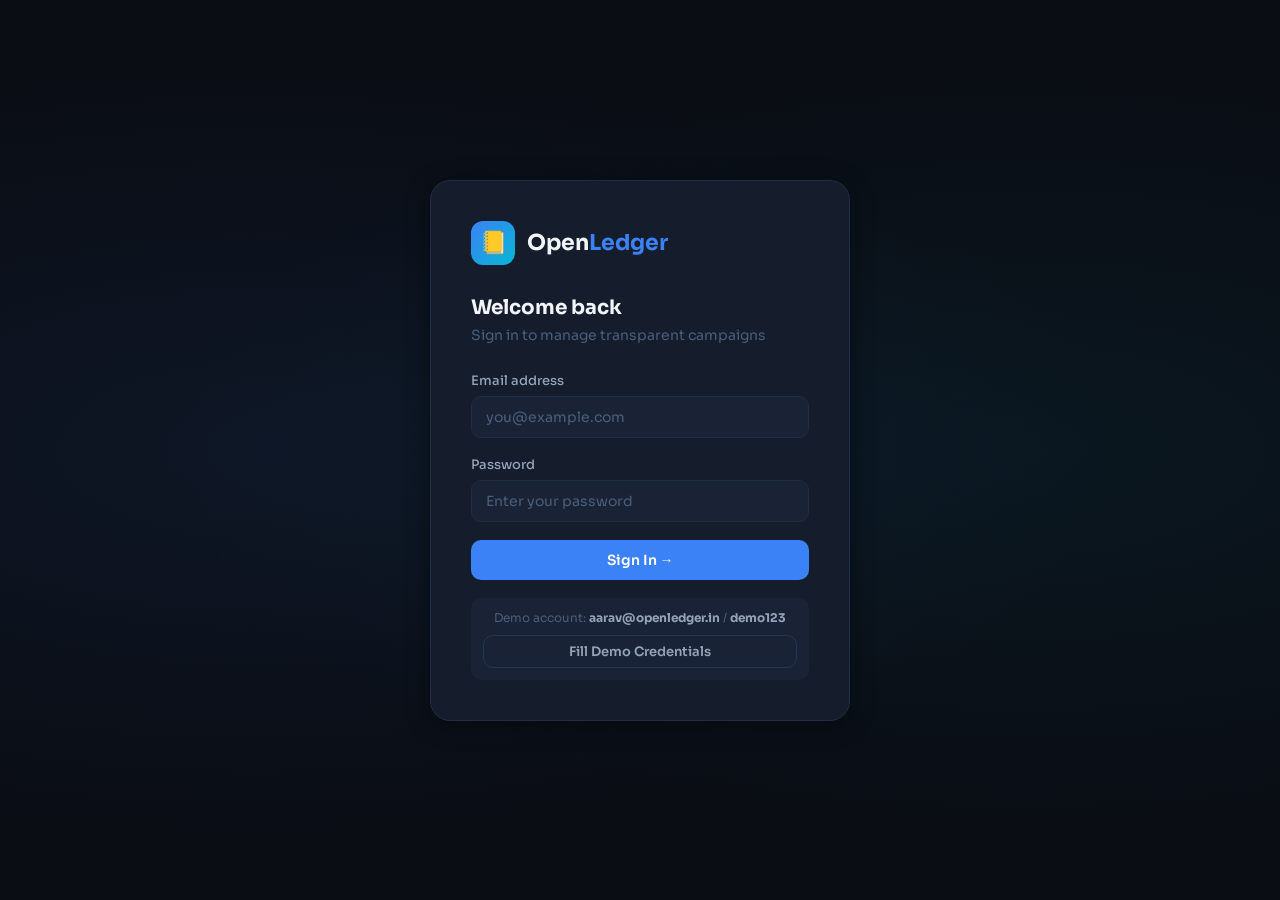
<file: index.html>
<!DOCTYPE html>
<html lang="en">
<head>
  <meta charset="UTF-8" />
  <meta name="viewport" content="width=device-width, initial-scale=1.0" />
  <title>OpenLedger</title>
  <link rel="stylesheet" href="style.css" />
  <!-- Redirect to login on load -->
  <script>window.location.href = "login.html";</script>
</head>
<body></body>
</html>
</file>
<file: style.css>
/* ============================================================
   style.css — OpenLedger Global Styles
   Dark fintech theme | PhonePe / PayPal inspired
   ============================================================ */

/* ── Google Fonts ── */
@import url('https://fonts.googleapis.com/css2?family=Sora:wght@300;400;500;600;700&family=Space+Grotesk:wght@400;500;600&display=swap');

/* ── CSS Variables ── */
:root {
  --bg-base:       #0a0d14;
  --bg-surface:    #111827;
  --bg-card:       #151c2c;
  --bg-input:      #1a2235;
  --bg-hover:      #1e2a40;
  --border:        #1f2d45;
  --border-light:  #253650;

  --accent:        #3b82f6;       /* Blue */
  --accent-glow:   rgba(59,130,246,0.25);
  --accent-2:      #06b6d4;       /* Cyan */
  --green:         #10b981;
  --green-bg:      rgba(16,185,129,0.12);
  --red:           #ef4444;
  --red-bg:        rgba(239,68,68,0.12);
  --yellow:        #f59e0b;
  --yellow-bg:     rgba(245,158,11,0.12);

  --text-primary:  #f1f5f9;
  --text-secondary:#94a3b8;
  --text-muted:    #4b5e7a;

  --cat-medical:   #06b6d4;
  --cat-education: #a78bfa;
  --cat-ngo:       #34d399;
  --cat-disaster:  #fb923c;

  --radius:        12px;
  --radius-lg:     18px;
  --shadow:        0 4px 24px rgba(0,0,0,0.4);
  --shadow-card:   0 2px 16px rgba(0,0,0,0.35);
  --font-main:     'Sora', sans-serif;
  --font-mono:     'Space Grotesk', sans-serif;
  --sidebar-w:     240px;
  --topbar-h:      64px;
  --transition:    0.2s ease;
}

/* ── Reset & Base ── */
*, *::before, *::after { box-sizing: border-box; margin: 0; padding: 0; }
html { scroll-behavior: smooth; }
body {
  font-family: var(--font-main);
  background: var(--bg-base);
  color: var(--text-primary);
  min-height: 100vh;
  -webkit-font-smoothing: antialiased;
}
a { text-decoration: none; color: inherit; }
ul { list-style: none; }
img { display: block; max-width: 100%; }
button { cursor: pointer; font-family: var(--font-main); }
input, textarea, select { font-family: var(--font-main); }

/* ── Scrollbar ── */
::-webkit-scrollbar { width: 6px; }
::-webkit-scrollbar-track { background: var(--bg-base); }
::-webkit-scrollbar-thumb { background: var(--border-light); border-radius: 4px; }

/* ============================================================
   LAYOUT — Sidebar + Main
   ============================================================ */
.app-layout {
  display: flex;
  min-height: 100vh;
}

/* ── Sidebar ── */
.sidebar {
  width: var(--sidebar-w);
  background: var(--bg-surface);
  border-right: 1px solid var(--border);
  display: flex;
  flex-direction: column;
  position: fixed;
  top: 0; left: 0;
  height: 100vh;
  z-index: 100;
  transition: transform var(--transition);
}
.sidebar-logo {
  padding: 24px 20px 20px;
  display: flex;
  align-items: center;
  gap: 10px;
  border-bottom: 1px solid var(--border);
}
.logo-icon {
  width: 36px; height: 36px;
  background: linear-gradient(135deg, var(--accent), var(--accent-2));
  border-radius: 10px;
  display: flex; align-items: center; justify-content: center;
  font-size: 18px;
}
.logo-text {
  font-size: 17px;
  font-weight: 700;
  letter-spacing: -0.3px;
}
.logo-text span { color: var(--accent); }

.sidebar-nav {
  flex: 1;
  padding: 16px 12px;
  display: flex;
  flex-direction: column;
  gap: 4px;
}
.nav-label {
  font-size: 10px;
  font-weight: 600;
  text-transform: uppercase;
  letter-spacing: 1px;
  color: var(--text-muted);
  padding: 8px 8px 4px;
  margin-top: 8px;
}
.nav-item {
  display: flex;
  align-items: center;
  gap: 12px;
  padding: 10px 12px;
  border-radius: 10px;
  color: var(--text-secondary);
  font-size: 14px;
  font-weight: 500;
  transition: background var(--transition), color var(--transition);
  cursor: pointer;
  border: none;
  background: none;
  width: 100%;
  text-align: left;
}
.nav-item:hover { background: var(--bg-hover); color: var(--text-primary); }
.nav-item.active { background: var(--accent-glow); color: var(--accent); }
.nav-item .nav-icon { font-size: 18px; width: 22px; text-align: center; }

.sidebar-footer {
  padding: 16px 12px;
  border-top: 1px solid var(--border);
}
.sidebar-user {
  display: flex;
  align-items: center;
  gap: 10px;
  padding: 10px 12px;
  border-radius: 10px;
  background: var(--bg-card);
}
.user-avatar {
  width: 34px; height: 34px;
  border-radius: 50%;
  background: linear-gradient(135deg, var(--accent), var(--accent-2));
  display: flex; align-items: center; justify-content: center;
  font-size: 12px; font-weight: 700;
  flex-shrink: 0;
}
.user-info { flex: 1; min-width: 0; }
.user-name { font-size: 13px; font-weight: 600; white-space: nowrap; overflow: hidden; text-overflow: ellipsis; }
.user-role { font-size: 11px; color: var(--text-muted); }
.logout-btn {
  background: none; border: none;
  color: var(--text-muted); font-size: 16px;
  padding: 4px; border-radius: 6px;
  transition: color var(--transition);
}
.logout-btn:hover { color: var(--red); }

/* ── Main Content ── */
.main-content {
  margin-left: var(--sidebar-w);
  flex: 1;
  min-height: 100vh;
  display: flex;
  flex-direction: column;
}

/* ── Topbar ── */
.topbar {
  height: var(--topbar-h);
  background: var(--bg-surface);
  border-bottom: 1px solid var(--border);
  display: flex;
  align-items: center;
  justify-content: space-between;
  padding: 0 28px;
  position: sticky; top: 0; z-index: 50;
}
.topbar-left { display: flex; flex-direction: column; }
.topbar-title { font-size: 18px; font-weight: 700; }
.topbar-sub { font-size: 12px; color: var(--text-muted); }
.topbar-right { display: flex; align-items: center; gap: 12px; }
.topbar-badge {
  background: var(--bg-card);
  border: 1px solid var(--border);
  padding: 6px 14px;
  border-radius: 8px;
  font-size: 13px;
  color: var(--text-secondary);
}
.topbar-badge strong { color: var(--green); }

/* ── Page Content ── */
.page-content { padding: 28px; flex: 1; }

/* ── Hamburger (mobile) ── */
.hamburger {
  display: none;
  background: none; border: none;
  color: var(--text-primary); font-size: 22px;
  margin-right: 12px;
}

/* ============================================================
   COMPONENTS
   ============================================================ */

/* ── Stat Cards ── */
.stats-grid {
  display: grid;
  grid-template-columns: repeat(auto-fit, minmax(200px, 1fr));
  gap: 16px;
  margin-bottom: 28px;
}
.stat-card {
  background: var(--bg-card);
  border: 1px solid var(--border);
  border-radius: var(--radius);
  padding: 20px;
  display: flex;
  align-items: center;
  gap: 16px;
  transition: border-color var(--transition), transform var(--transition);
}
.stat-card:hover { border-color: var(--border-light); transform: translateY(-2px); }
.stat-icon {
  width: 46px; height: 46px;
  border-radius: 12px;
  display: flex; align-items: center; justify-content: center;
  font-size: 22px;
  flex-shrink: 0;
}
.stat-icon.blue   { background: rgba(59,130,246,0.15); }
.stat-icon.green  { background: var(--green-bg); }
.stat-icon.red    { background: var(--red-bg); }
.stat-icon.yellow { background: var(--yellow-bg); }
.stat-body {}
.stat-value { font-size: 22px; font-weight: 700; font-family: var(--font-mono); }
.stat-label { font-size: 12px; color: var(--text-muted); margin-top: 2px; }

/* ── Section Header ── */
.section-header {
  display: flex;
  align-items: center;
  justify-content: space-between;
  margin-bottom: 16px;
  gap: 12px;
  flex-wrap: wrap;
}
.section-title { font-size: 16px; font-weight: 700; }

/* ── Category Filters ── */
.filter-tabs {
  display: flex;
  gap: 8px;
  flex-wrap: wrap;
}
.filter-tab {
  padding: 6px 16px;
  border-radius: 8px;
  font-size: 13px;
  font-weight: 500;
  border: 1px solid var(--border);
  background: var(--bg-card);
  color: var(--text-secondary);
  cursor: pointer;
  transition: all var(--transition);
}
.filter-tab:hover { border-color: var(--accent); color: var(--accent); }
.filter-tab.active { background: var(--accent); border-color: var(--accent); color: #fff; }

/* ── Campaign Cards Grid ── */
.campaigns-grid {
  display: grid;
  grid-template-columns: repeat(auto-fill, minmax(300px, 1fr));
  gap: 20px;
}
.campaign-card {
  background: var(--bg-card);
  border: 1px solid var(--border);
  border-radius: var(--radius-lg);
  padding: 22px;
  cursor: pointer;
  transition: border-color var(--transition), transform var(--transition), box-shadow var(--transition);
  position: relative;
  overflow: hidden;
}
.campaign-card::before {
  content: '';
  position: absolute; top: 0; left: 0; right: 0; height: 3px;
  background: linear-gradient(90deg, var(--accent), var(--accent-2));
  opacity: 0;
  transition: opacity var(--transition);
}
.campaign-card:hover { border-color: var(--border-light); transform: translateY(-3px); box-shadow: var(--shadow); }
.campaign-card:hover::before { opacity: 1; }

.card-top { display: flex; align-items: flex-start; justify-content: space-between; margin-bottom: 14px; }
.card-emoji { font-size: 32px; }
.card-category {
  font-size: 11px; font-weight: 600; padding: 4px 10px;
  border-radius: 6px; text-transform: uppercase; letter-spacing: 0.5px;
}
.card-category.Medical   { background: rgba(6,182,212,0.15);  color: var(--cat-medical); }
.card-category.Education { background: rgba(167,139,250,0.15);color: var(--cat-education); }
.card-category.NGO       { background: rgba(52,211,153,0.15); color: var(--cat-ngo); }
.card-category.Disaster  { background: rgba(251,146,60,0.15); color: var(--cat-disaster); }

.card-title { font-size: 15px; font-weight: 700; margin-bottom: 4px; line-height: 1.35; }
.card-creator { font-size: 12px; color: var(--text-muted); margin-bottom: 16px; }
.card-creator span { color: var(--text-secondary); }

.progress-row { display: flex; justify-content: space-between; margin-bottom: 6px; }
.progress-label { font-size: 12px; color: var(--text-muted); }
.progress-pct { font-size: 12px; font-weight: 600; color: var(--accent); font-family: var(--font-mono); }
.progress-bar {
  height: 5px; background: var(--bg-input);
  border-radius: 4px; overflow: hidden; margin-bottom: 14px;
}
.progress-fill {
  height: 100%;
  background: linear-gradient(90deg, var(--accent), var(--accent-2));
  border-radius: 4px;
  transition: width 0.6s ease;
}

.card-amounts { display: flex; justify-content: space-between; }
.amount-item { }
.amount-val { font-size: 14px; font-weight: 700; font-family: var(--font-mono); }
.amount-val.raised { color: var(--green); }
.amount-val.goal { color: var(--text-secondary); }
.amount-key { font-size: 11px; color: var(--text-muted); }

/* ── Buttons ── */
.btn {
  display: inline-flex; align-items: center; justify-content: center;
  gap: 8px; padding: 11px 22px;
  border-radius: 10px; font-size: 14px; font-weight: 600;
  border: none; cursor: pointer; transition: all var(--transition);
  white-space: nowrap;
}
.btn-primary {
  background: var(--accent);
  color: #fff;
}
.btn-primary:hover { background: #2563eb; box-shadow: 0 0 20px var(--accent-glow); }
.btn-outline {
  background: transparent;
  border: 1px solid var(--border-light);
  color: var(--text-secondary);
}
.btn-outline:hover { border-color: var(--accent); color: var(--accent); }
.btn-green { background: var(--green); color: #fff; }
.btn-green:hover { background: #059669; }
.btn-red { background: var(--red); color: #fff; }
.btn-red:hover { background: #dc2626; }
.btn-sm { padding: 7px 14px; font-size: 13px; }
.btn-full { width: 100%; }
.btn:disabled { opacity: 0.5; cursor: not-allowed; }

/* ── Forms ── */
.form-group { margin-bottom: 18px; }
.form-label { font-size: 13px; font-weight: 500; color: var(--text-secondary); margin-bottom: 7px; display: block; }
.form-input, .form-select, .form-textarea {
  width: 100%;
  background: var(--bg-input);
  border: 1px solid var(--border);
  color: var(--text-primary);
  padding: 11px 14px;
  border-radius: 10px;
  font-size: 14px;
  transition: border-color var(--transition), box-shadow var(--transition);
  outline: none;
}
.form-input:focus, .form-select:focus, .form-textarea:focus {
  border-color: var(--accent);
  box-shadow: 0 0 0 3px var(--accent-glow);
}
.form-input::placeholder { color: var(--text-muted); }
.form-select { appearance: none; cursor: pointer; }
.form-select option { background: var(--bg-card); }
.form-textarea { min-height: 90px; resize: vertical; }

/* ── Panel / Card ── */
.panel {
  background: var(--bg-card);
  border: 1px solid var(--border);
  border-radius: var(--radius-lg);
  padding: 24px;
}
.panel-title {
  font-size: 15px; font-weight: 700; margin-bottom: 18px;
  padding-bottom: 14px; border-bottom: 1px solid var(--border);
  display: flex; align-items: center; gap: 8px;
}

/* ── Transaction List ── */
.tx-list { display: flex; flex-direction: column; gap: 2px; }
.tx-item {
  display: flex; align-items: center; gap: 14px;
  padding: 12px 0;
  border-bottom: 1px solid var(--border);
}
.tx-item:last-child { border-bottom: none; }
.tx-dot {
  width: 34px; height: 34px; border-radius: 50%;
  display: flex; align-items: center; justify-content: center;
  font-size: 15px; flex-shrink: 0;
}
.tx-dot.donation { background: var(--green-bg); }
.tx-dot.expense  { background: var(--red-bg); }
.tx-info { flex: 1; min-width: 0; }
.tx-from { font-size: 13px; font-weight: 600; white-space: nowrap; overflow: hidden; text-overflow: ellipsis; }
.tx-note { font-size: 11px; color: var(--text-muted); }
.tx-right { text-align: right; flex-shrink: 0; }
.tx-amount { font-size: 14px; font-weight: 700; font-family: var(--font-mono); }
.tx-amount.donation { color: var(--green); }
.tx-amount.expense  { color: var(--red); }
.tx-date { font-size: 11px; color: var(--text-muted); }

/* ── Modal ── */
.modal-overlay {
  position: fixed; inset: 0;
  background: rgba(0,0,0,0.7); backdrop-filter: blur(4px);
  z-index: 200;
  display: flex; align-items: center; justify-content: center;
  opacity: 0; pointer-events: none; transition: opacity var(--transition);
}
.modal-overlay.show { opacity: 1; pointer-events: all; }
.modal {
  background: var(--bg-card);
  border: 1px solid var(--border-light);
  border-radius: var(--radius-lg);
  padding: 28px;
  width: 420px; max-width: 90vw;
  transform: translateY(16px); transition: transform var(--transition);
}
.modal-overlay.show .modal { transform: translateY(0); }
.modal-title { font-size: 17px; font-weight: 700; margin-bottom: 20px; }
.modal-actions { display: flex; gap: 10px; margin-top: 20px; }

/* ── Toast ── */
.toast-container {
  position: fixed; bottom: 24px; right: 24px;
  z-index: 999; display: flex; flex-direction: column; gap: 10px;
}
.toast {
  background: var(--bg-surface);
  border: 1px solid var(--border-light);
  padding: 12px 18px;
  border-radius: 10px;
  font-size: 13px; font-weight: 500;
  box-shadow: var(--shadow);
  display: flex; align-items: center; gap: 10px;
  animation: slideIn 0.3s ease;
}
.toast.success { border-left: 3px solid var(--green); }
.toast.error   { border-left: 3px solid var(--red); }
.toast.info    { border-left: 3px solid var(--accent); }
@keyframes slideIn {
  from { transform: translateX(60px); opacity: 0; }
  to   { transform: translateX(0); opacity: 1; }
}

/* ── Empty State ── */
.empty-state {
  text-align: center; padding: 60px 20px;
  color: var(--text-muted);
}
.empty-state .empty-icon { font-size: 48px; margin-bottom: 12px; }
.empty-state p { font-size: 14px; }

/* ── Back button ── */
.back-btn {
  display: inline-flex; align-items: center; gap: 8px;
  color: var(--text-secondary); font-size: 14px;
  background: none; border: none; cursor: pointer;
  margin-bottom: 20px; padding: 6px 0;
  transition: color var(--transition);
}
.back-btn:hover { color: var(--accent); }

/* ── Detail hero ── */
.detail-hero {
  background: var(--bg-card);
  border: 1px solid var(--border);
  border-radius: var(--radius-lg);
  padding: 28px;
  margin-bottom: 24px;
}
.hero-top { display: flex; align-items: flex-start; gap: 16px; margin-bottom: 20px; }
.hero-emoji { font-size: 48px; }
.hero-meta { flex: 1; }
.hero-title { font-size: 22px; font-weight: 700; margin-bottom: 6px; }
.hero-cat { display: inline-block; margin-bottom: 8px; }
.hero-desc { font-size: 14px; color: var(--text-secondary); line-height: 1.65; }

.detail-amounts {
  display: grid;
  grid-template-columns: repeat(auto-fit, minmax(140px, 1fr));
  gap: 12px; margin: 20px 0;
}
.detail-amt-card {
  background: var(--bg-input);
  border-radius: 10px; padding: 14px;
}
.detail-amt-label { font-size: 11px; color: var(--text-muted); margin-bottom: 4px; }
.detail-amt-value { font-size: 18px; font-weight: 700; font-family: var(--font-mono); }
.detail-amt-value.green { color: var(--green); }
.detail-amt-value.red   { color: var(--red); }
.detail-amt-value.blue  { color: var(--accent); }
.detail-amt-value.white { color: var(--text-primary); }

.hero-actions { display: flex; gap: 10px; flex-wrap: wrap; }

.detail-grid {
  display: grid;
  grid-template-columns: 1fr 380px;
  gap: 20px;
}

/* ── Login Page ── */
.login-page {
  min-height: 100vh;
  display: flex; align-items: center; justify-content: center;
  background: var(--bg-base);
  position: relative; overflow: hidden;
}
.login-bg {
  position: absolute; inset: 0;
  background: radial-gradient(ellipse at 20% 50%, rgba(59,130,246,0.08) 0%, transparent 60%),
              radial-gradient(ellipse at 80% 50%, rgba(6,182,212,0.06) 0%, transparent 60%);
}
.login-card {
  background: var(--bg-card);
  border: 1px solid var(--border);
  border-radius: 20px;
  padding: 40px;
  width: 420px; max-width: 90vw;
  position: relative; z-index: 1;
  box-shadow: var(--shadow);
}
.login-logo {
  display: flex; align-items: center; gap: 12px;
  margin-bottom: 30px;
}
.login-logo-icon {
  width: 44px; height: 44px;
  background: linear-gradient(135deg, var(--accent), var(--accent-2));
  border-radius: 12px;
  display: flex; align-items: center; justify-content: center;
  font-size: 22px;
}
.login-logo-text { font-size: 22px; font-weight: 700; }
.login-logo-text span { color: var(--accent); }
.login-heading { font-size: 20px; font-weight: 700; margin-bottom: 6px; }
.login-sub { font-size: 14px; color: var(--text-muted); margin-bottom: 28px; }
.login-demo {
  margin-top: 18px; padding: 12px;
  background: var(--bg-input); border-radius: 10px;
  font-size: 12px; color: var(--text-muted);
  text-align: center;
}
.login-demo strong { color: var(--text-secondary); }

/* ── Create Campaign Page ── */
.create-card {
  max-width: 640px;
  background: var(--bg-card);
  border: 1px solid var(--border);
  border-radius: var(--radius-lg);
  padding: 30px;
}
.create-title { font-size: 18px; font-weight: 700; margin-bottom: 24px; }

/* ── Responsive ── */
@media (max-width: 900px) {
  .detail-grid { grid-template-columns: 1fr; }
}
@media (max-width: 768px) {
  .sidebar {
    transform: translateX(-100%);
  }
  .sidebar.open {
    transform: translateX(0);
  }
  .main-content {
    margin-left: 0;
  }
  .hamburger { display: flex; }
  .page-content { padding: 16px; }
  .topbar { padding: 0 16px; }
  .campaigns-grid { grid-template-columns: 1fr; }
  .stats-grid { grid-template-columns: repeat(2, 1fr); }
}
@media (max-width: 480px) {
  .stats-grid { grid-template-columns: 1fr; }
  .login-card { padding: 28px 20px; }
}

/* ── Utility ── */
.hidden { display: none !important; }
.flex { display: flex; }
.gap-2 { gap: 8px; }
.gap-3 { gap: 12px; }
.mt-1 { margin-top: 4px; }
.mt-2 { margin-top: 8px; }
.mt-3 { margin-top: 12px; }
.mb-1 { margin-bottom: 4px; }
.text-green { color: var(--green); }
.text-red { color: var(--red); }
.text-muted { color: var(--text-muted); }
.font-mono { font-family: var(--font-mono); }
.overlay-close {
  position: fixed; inset: 0; background: rgba(0,0,0,0.4);
  z-index: 90; display: none;
}
.overlay-close.show { display: block; }
</file>
